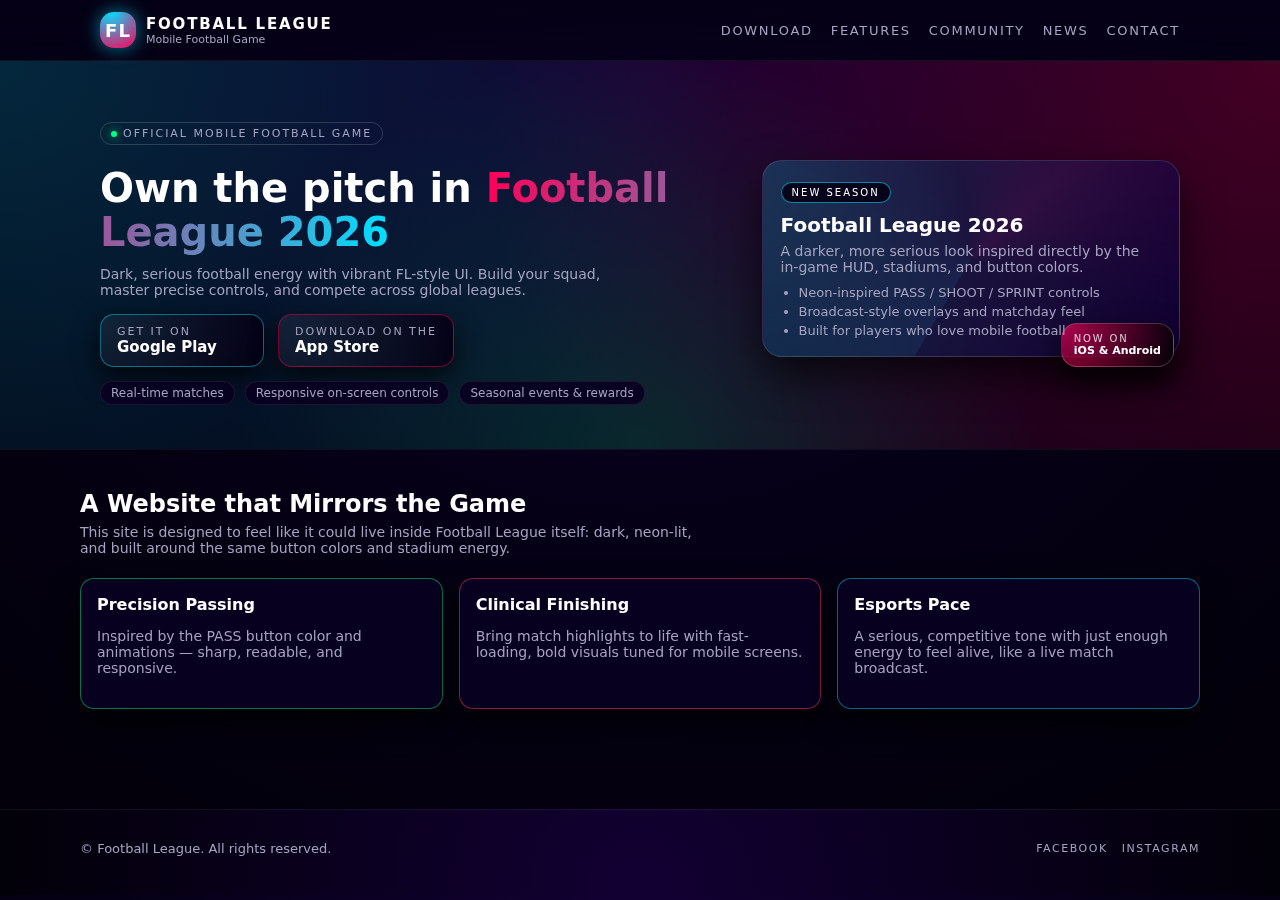
<file: index.html>
<!DOCTYPE html>
<html lang="en">
<head>
  <meta charset="UTF-8" />
  <title>Home | Football League</title>
  <meta name="viewport" content="width=device-width, initial-scale=1.0" />
  <link rel="stylesheet" href="styles/style.css" />
</head>
<body>
  <header class="site-header">
    <div class="nav-inner">
      <a href="index.html" class="brand">
        <div class="brand-mark">FL</div>
        <div class="brand-text">
          <span class="brand-title">Football League</span>
          <span class="brand-subtitle">Mobile Football Game</span>
        </div>
      </a>
      <nav class="main-nav">
        <a href="download.html" class="nav-link">Download</a>
        <a href="features.html" class="nav-link">Features</a>
        <a href="community.html" class="nav-link">Community</a>
        <a href="news.html" class="nav-link">News</a>
        <a href="contact.html" class="nav-link">Contact</a>
      </nav>
      <button class="nav-toggle" aria-label="Toggle navigation">
        <span></span><span></span><span></span>
      </button>
    </div>
  </header>

  <main class="page">

    <section class="hero">
      <div class="hero-overlay"></div>
      <div class="hero-inner">
        <div class="hero-left">
          <p class="flag">Official Mobile Football Game</p>
          <h1>Own the pitch in <span>Football League 2026</span></h1>
          <p class="hero-sub">
            Dark, serious football energy with vibrant FL-style UI. Build your squad, master precise controls,
            and compete across global leagues.
          </p>
          <div class="store-buttons">
            <a class="store-btn google" href="https://play.google.com/store/apps/details?id=com.football.soccer.league&hl=en" target="_blank" rel="noopener">
              <span class="store-label">Get it on</span>
              <span class="store-name">Google Play</span>
            </a>
            <a class="store-btn apple" href="https://apps.apple.com/us/app/football-league-2025/id6447961802" target="_blank" rel="noopener">
              <span class="store-label">Download on the</span>
              <span class="store-name">App Store</span>
            </a>
          </div>
          <div class="hero-meta">
            <span>Real-time matches</span>
            <span>Responsive on-screen controls</span>
            <span>Seasonal events & rewards</span>
          </div>
        </div>
        <div class="hero-right">
          <div class="hero-card">
            <div class="hero-tag">New Season</div>
            <h2>Football League 2026</h2>
            <p>
              A darker, more serious look inspired directly by the in-game HUD, stadiums, and button colors.
            </p>
            <ul class="hero-list">
              <li>Neon-inspired PASS / SHOOT / SPRINT controls</li>
              <li>Broadcast-style overlays and matchday feel</li>
              <li>Built for players who love mobile football</li>
            </ul>
          </div>
          <div class="hero-badge">
            <span class="badge-label">Now on</span>
            <span class="badge-value">iOS & Android</span>
          </div>
        </div>
      </div>
    </section>

    <section class="section overview">
      <div class="section-inner">
        <h2 class="section-title">A Website that Mirrors the Game</h2>
        <p class="section-subtitle">
          This site is designed to feel like it could live inside Football League itself: dark, neon-lit, and
          built around the same button colors and stadium energy.
        </p>
        <div class="feature-grid">
          <article class="feature-card pass">
            <h3>Precision Passing</h3>
            <p>Inspired by the PASS button color and animations — sharp, readable, and responsive.</p>
          </article>
          <article class="feature-card shoot">
            <h3>Clinical Finishing</h3>
            <p>Bring match highlights to life with fast-loading, bold visuals tuned for mobile screens.</p>
          </article>
          <article class="feature-card sprint">
            <h3>Esports Pace</h3>
            <p>A serious, competitive tone with just enough energy to feel alive, like a live match broadcast.</p>
          </article>
        </div>
      </div>
    </section>

  </main>

  <footer class="site-footer">
    <div class="footer-inner">
      <p>© Football League. All rights reserved.</p>
      <div class="footer-links">
        <a href="https://www.facebook.com/playfootballleague/" target="_blank" rel="noopener">Facebook</a>
        <a href="https://www.instagram.com/fl2024official/" target="_blank" rel="noopener">Instagram</a>
      </div>
    </div>
  </footer>

  <script src="scripts/main.js"></script>
</body>
</html>
</file>
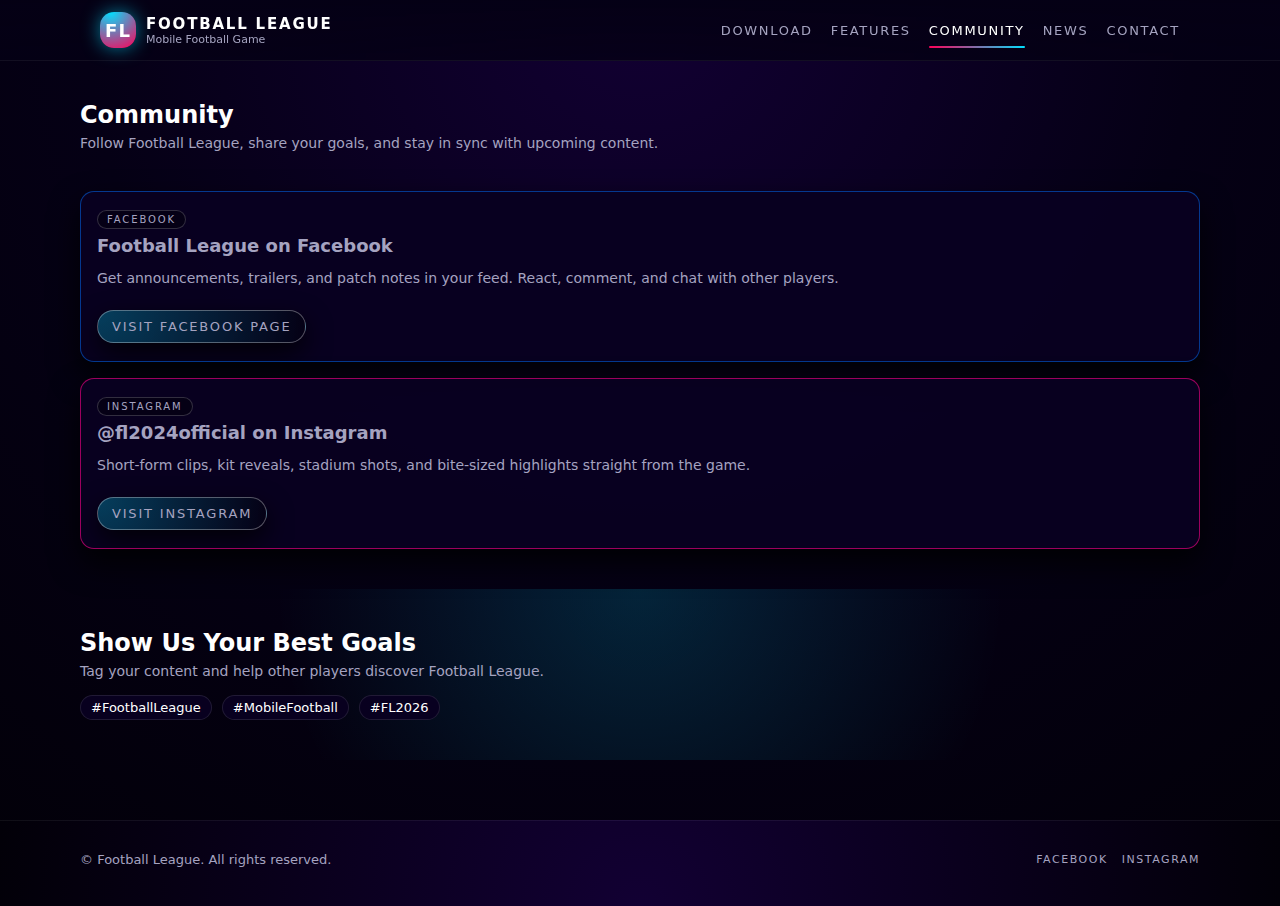
<file: community.html>
<!DOCTYPE html>
<html lang="en">
<head>
  <meta charset="UTF-8" />
  <title>Community | Football League</title>
  <meta name="viewport" content="width=device-width, initial-scale=1.0" />
  <link rel="stylesheet" href="styles/style.css" />
</head>
<body>
  <header class="site-header">
    <div class="nav-inner">
      <a href="index.html" class="brand">
        <div class="brand-mark">FL</div>
        <div class="brand-text">
          <span class="brand-title">Football League</span>
          <span class="brand-subtitle">Mobile Football Game</span>
        </div>
      </a>
      <nav class="main-nav">
        <a href="download.html" class="nav-link">Download</a>
        <a href="features.html" class="nav-link">Features</a>
        <a href="community.html" class="nav-link active">Community</a>
        <a href="news.html" class="nav-link">News</a>
        <a href="contact.html" class="nav-link">Contact</a>
      </nav>
      <button class="nav-toggle" aria-label="Toggle navigation">
        <span></span><span></span><span></span>
      </button>
    </div>
  </header>

  <main class="page">

    <section class="page-hero slim">
      <div class="section-inner">
        <h1 class="section-title">Community</h1>
        <p class="section-subtitle">
          Follow Football League, share your goals, and stay in sync with upcoming content.
        </p>
      </div>
    </section>

    <section class="section">
      <div class="section-inner community-grid">
        <article class="community-card fb-card">
          <div class="community-tag">Facebook</div>
          <h2>Football League on Facebook</h2>
          <p>
            Get announcements, trailers, and patch notes in your feed. React, comment, and chat with other players.
          </p>
          <a href="https://www.facebook.com/playfootballleague/" target="_blank" rel="noopener" class="primary-btn">
            Visit Facebook Page
          </a>
        </article>

        <article class="community-card ig-card">
          <div class="community-tag">Instagram</div>
          <h2>@fl2024official on Instagram</h2>
          <p>
            Short-form clips, kit reveals, stadium shots, and bite-sized highlights straight from the game.
          </p>
          <a href="https://www.instagram.com/fl2024official/" target="_blank" rel="noopener" class="primary-btn">
            Visit Instagram
          </a>
        </article>
      </div>
    </section>

    <section class="section section-alt">
      <div class="section-inner">
        <h2 class="section-title">Show Us Your Best Goals</h2>
        <p class="section-subtitle">
          Tag your content and help other players discover Football League.
        </p>
        <div class="tag-row">
          <span>#FootballLeague</span>
          <span>#MobileFootball</span>
          <span>#FL2026</span>
        </div>
      </div>
    </section>

  </main>

  <footer class="site-footer">
    <div class="footer-inner">
      <p>© Football League. All rights reserved.</p>
      <div class="footer-links">
        <a href="https://www.facebook.com/playfootballleague/" target="_blank" rel="noopener">Facebook</a>
        <a href="https://www.instagram.com/fl2024official/" target="_blank" rel="noopener">Instagram</a>
      </div>
    </div>
  </footer>

  <script src="scripts/main.js"></script>
</body>
</html>
</file>
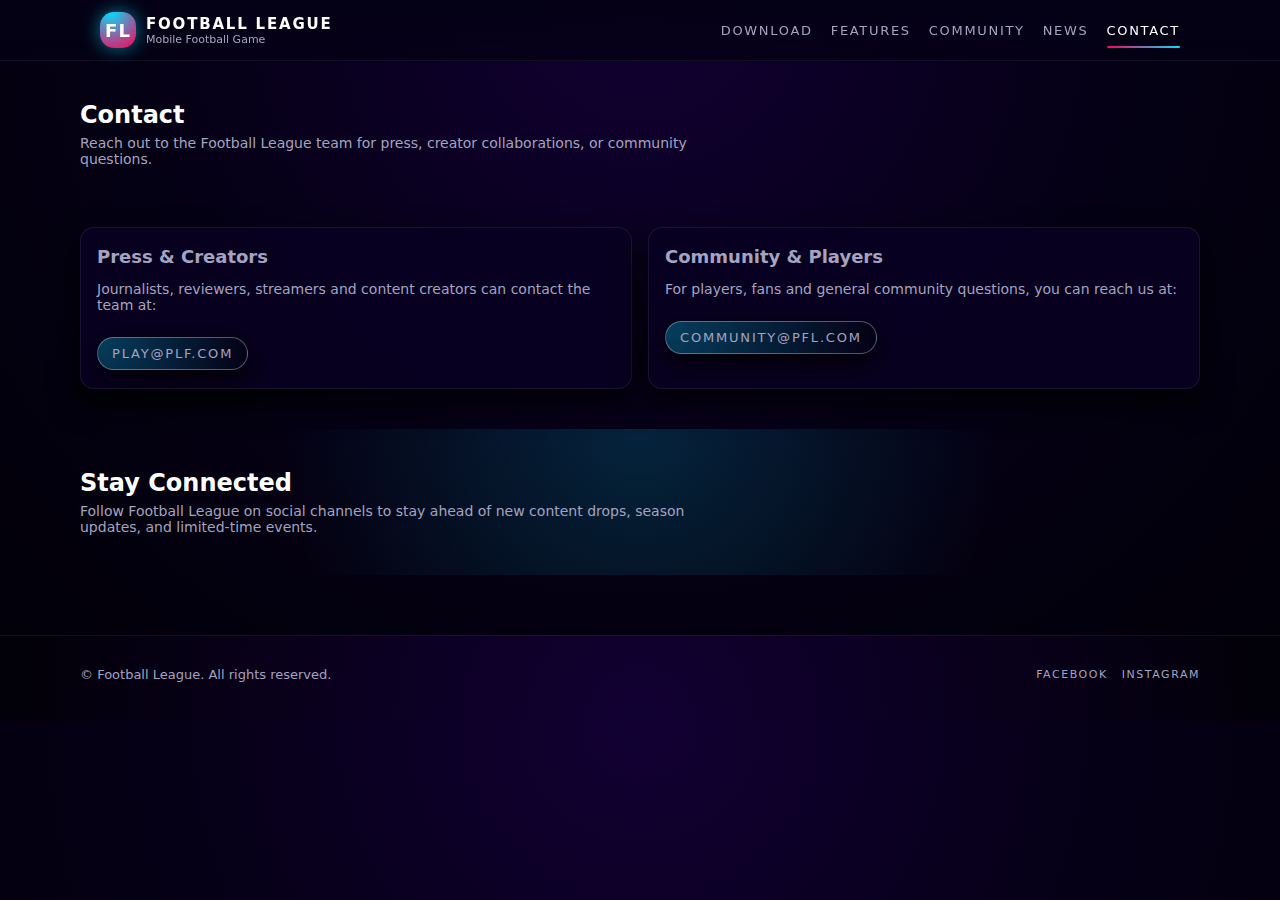
<file: contact.html>
<!DOCTYPE html>
<html lang="en">
<head>
  <meta charset="UTF-8" />
  <title>Contact | Football League</title>
  <meta name="viewport" content="width=device-width, initial-scale=1.0" />
  <link rel="stylesheet" href="styles/style.css" />
</head>
<body>
  <header class="site-header">
    <div class="nav-inner">
      <a href="index.html" class="brand">
        <div class="brand-mark">FL</div>
        <div class="brand-text">
          <span class="brand-title">Football League</span>
          <span class="brand-subtitle">Mobile Football Game</span>
        </div>
      </a>
      <nav class="main-nav">
        <a href="download.html" class="nav-link">Download</a>
        <a href="features.html" class="nav-link">Features</a>
        <a href="community.html" class="nav-link">Community</a>
        <a href="news.html" class="nav-link">News</a>
        <a href="contact.html" class="nav-link active">Contact</a>
      </nav>
      <button class="nav-toggle" aria-label="Toggle navigation">
        <span></span><span></span><span></span>
      </button>
    </div>
  </header>

  <main class="page">

    <section class="page-hero slim">
      <div class="section-inner">
        <h1 class="section-title">Contact</h1>
        <p class="section-subtitle">
          Reach out to the Football League team for press, creator collaborations, or community questions.
        </p>
      </div>
    </section>

    <section class="section">
      <div class="section-inner contact-grid">
        <article class="contact-card">
          <h2>Press &amp; Creators</h2>
          <p>
            Journalists, reviewers, streamers and content creators can contact the team at:
          </p>
          <a href="mailto:play@plf.com" class="primary-btn">play@plf.com</a>
        </article>

        <article class="contact-card">
          <h2>Community &amp; Players</h2>
          <p>
            For players, fans and general community questions, you can reach us at:
          </p>
          <a href="mailto:community@pfl.com" class="primary-btn">community@pfl.com</a>
        </article>
      </div>
    </section>

    <section class="section section-alt">
      <div class="section-inner">
        <h2 class="section-title">Stay Connected</h2>
        <p class="section-subtitle">
          Follow Football League on social channels to stay ahead of new content drops, season updates, and limited-time events.
        </p>
      </div>
    </section>

  </main>

  <footer class="site-footer">
    <div class="footer-inner">
      <p>© Football League. All rights reserved.</p>
      <div class="footer-links">
        <a href="https://www.facebook.com/playfootballleague/" target="_blank" rel="noopener">Facebook</a>
        <a href="https://www.instagram.com/fl2024official/" target="_blank" rel="noopener">Instagram</a>
      </div>
    </div>
  </footer>

  <script src="scripts/main.js"></script>
</body>
</html>
</file>
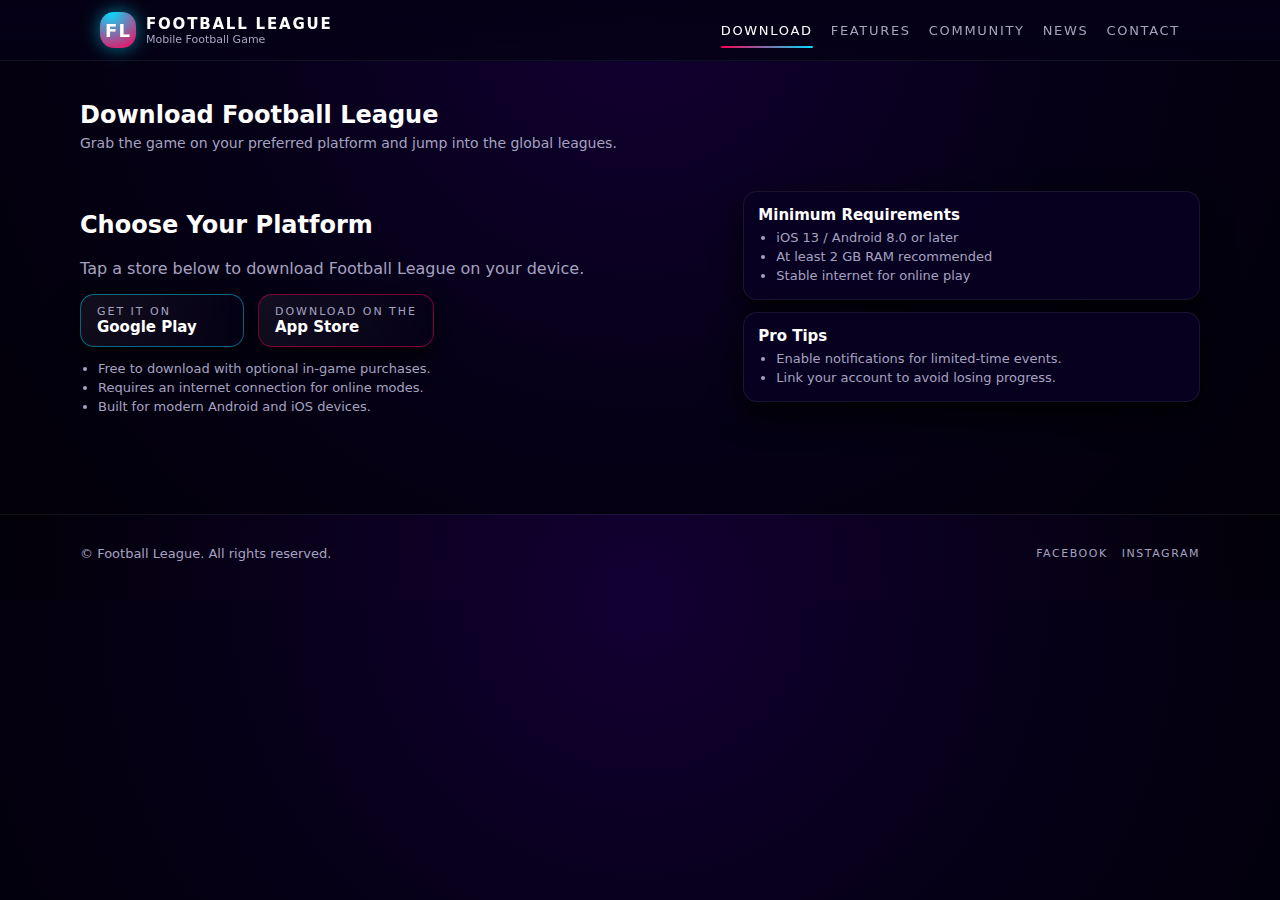
<file: download.html>
<!DOCTYPE html>
<html lang="en">
<head>
  <meta charset="UTF-8" />
  <title>Download | Football League</title>
  <meta name="viewport" content="width=device-width, initial-scale=1.0" />
  <link rel="stylesheet" href="styles/style.css" />
</head>
<body>
  <header class="site-header">
    <div class="nav-inner">
      <a href="index.html" class="brand">
        <div class="brand-mark">FL</div>
        <div class="brand-text">
          <span class="brand-title">Football League</span>
          <span class="brand-subtitle">Mobile Football Game</span>
        </div>
      </a>
      <nav class="main-nav">
        <a href="download.html" class="nav-link active">Download</a>
        <a href="features.html" class="nav-link">Features</a>
        <a href="community.html" class="nav-link">Community</a>
        <a href="news.html" class="nav-link">News</a>
        <a href="contact.html" class="nav-link">Contact</a>
      </nav>
      <button class="nav-toggle" aria-label="Toggle navigation">
        <span></span><span></span><span></span>
      </button>
    </div>
  </header>

  <main class="page">

    <section class="page-hero slim">
      <div class="section-inner">
        <h1 class="section-title">Download Football League</h1>
        <p class="section-subtitle">
          Grab the game on your preferred platform and jump into the global leagues.
        </p>
      </div>
    </section>

    <section class="section downloads">
      <div class="section-inner downloads-inner">
        <div class="download-main">
          <h2>Choose Your Platform</h2>
          <p>Tap a store below to download Football League on your device.</p>
          <div class="store-buttons">
            <a class="store-btn google" href="https://play.google.com/store/apps/details?id=com.football.soccer.league&hl=en" target="_blank" rel="noopener">
              <span class="store-label">Get it on</span>
              <span class="store-name">Google Play</span>
            </a>
            <a class="store-btn apple" href="https://apps.apple.com/us/app/football-league-2025/id6447961802" target="_blank" rel="noopener">
              <span class="store-label">Download on the</span>
              <span class="store-name">App Store</span>
            </a>
          </div>
          <ul class="download-notes">
            <li>Free to download with optional in-game purchases.</li>
            <li>Requires an internet connection for online modes.</li>
            <li>Built for modern Android and iOS devices.</li>
          </ul>
        </div>
        <aside class="download-side">
          <div class="download-card">
            <h3>Minimum Requirements</h3>
            <ul>
              <li>iOS 13 / Android 8.0 or later</li>
              <li>At least 2 GB RAM recommended</li>
              <li>Stable internet for online play</li>
            </ul>
          </div>
          <div class="download-card">
            <h3>Pro Tips</h3>
            <ul>
              <li>Enable notifications for limited-time events.</li>
              <li>Link your account to avoid losing progress.</li>
            </ul>
          </div>
        </aside>
      </div>
    </section>

  </main>

  <footer class="site-footer">
    <div class="footer-inner">
      <p>© Football League. All rights reserved.</p>
      <div class="footer-links">
        <a href="https://www.facebook.com/playfootballleague/" target="_blank" rel="noopener">Facebook</a>
        <a href="https://www.instagram.com/fl2024official/" target="_blank" rel="noopener">Instagram</a>
      </div>
    </div>
  </footer>

  <script src="scripts/main.js"></script>
</body>
</html>
</file>
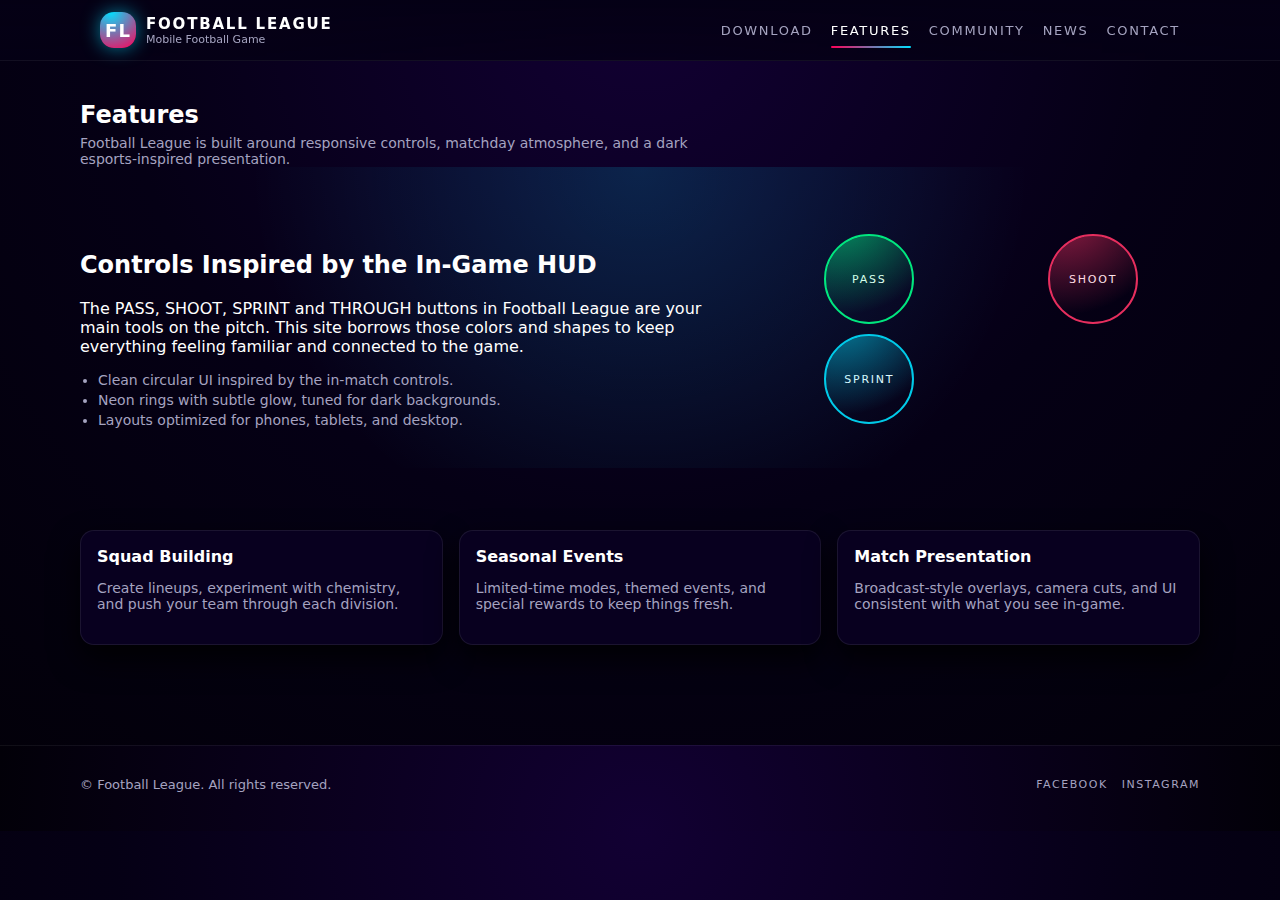
<file: features.html>
<!DOCTYPE html>
<html lang="en">
<head>
  <meta charset="UTF-8" />
  <title>Features | Football League</title>
  <meta name="viewport" content="width=device-width, initial-scale=1.0" />
  <link rel="stylesheet" href="styles/style.css" />
</head>
<body>
  <header class="site-header">
    <div class="nav-inner">
      <a href="index.html" class="brand">
        <div class="brand-mark">FL</div>
        <div class="brand-text">
          <span class="brand-title">Football League</span>
          <span class="brand-subtitle">Mobile Football Game</span>
        </div>
      </a>
      <nav class="main-nav">
        <a href="download.html" class="nav-link">Download</a>
        <a href="features.html" class="nav-link active">Features</a>
        <a href="community.html" class="nav-link">Community</a>
        <a href="news.html" class="nav-link">News</a>
        <a href="contact.html" class="nav-link">Contact</a>
      </nav>
      <button class="nav-toggle" aria-label="Toggle navigation">
        <span></span><span></span><span></span>
      </button>
    </div>
  </header>

  <main class="page">

    <section class="page-hero slim">
      <div class="section-inner">
        <h1 class="section-title">Features</h1>
        <p class="section-subtitle">
          Football League is built around responsive controls, matchday atmosphere, and a dark esports-inspired presentation.
        </p>
      </div>
    </section>

    <section class="section section-alt">
      <div class="section-inner feature-layout">
        <div class="feature-copy">
          <h2>Controls Inspired by the In-Game HUD</h2>
          <p>
            The PASS, SHOOT, SPRINT and THROUGH buttons in Football League are your main tools on the pitch.
            This site borrows those colors and shapes to keep everything feeling familiar and connected to the game.
          </p>
          <ul class="bullet-list">
            <li>Clean circular UI inspired by the in-match controls.</li>
            <li>Neon rings with subtle glow, tuned for dark backgrounds.</li>
            <li>Layouts optimized for phones, tablets, and desktop.</li>
          </ul>
        </div>
        <div class="feature-hud">
          <div class="hud-ring pass-ring">PASS</div>
          <div class="hud-ring shoot-ring">SHOOT</div>
          <div class="hud-ring sprint-ring">SPRINT</div>
        </div>
      </div>
    </section>

    <section class="section">
      <div class="section-inner feature-grid">
        <article class="feature-card">
          <h3>Squad Building</h3>
          <p>Create lineups, experiment with chemistry, and push your team through each division.</p>
        </article>
        <article class="feature-card">
          <h3>Seasonal Events</h3>
          <p>Limited-time modes, themed events, and special rewards to keep things fresh.</p>
        </article>
        <article class="feature-card">
          <h3>Match Presentation</h3>
          <p>Broadcast-style overlays, camera cuts, and UI consistent with what you see in-game.</p>
        </article>
      </div>
    </section>

  </main>

  <footer class="site-footer">
    <div class="footer-inner">
      <p>© Football League. All rights reserved.</p>
      <div class="footer-links">
        <a href="https://www.facebook.com/playfootballleague/" target="_blank" rel="noopener">Facebook</a>
        <a href="https://www.instagram.com/fl2024official/" target="_blank" rel="noopener">Instagram</a>
      </div>
    </div>
  </footer>

  <script src="scripts/main.js"></script>
</body>
</html>
</file>
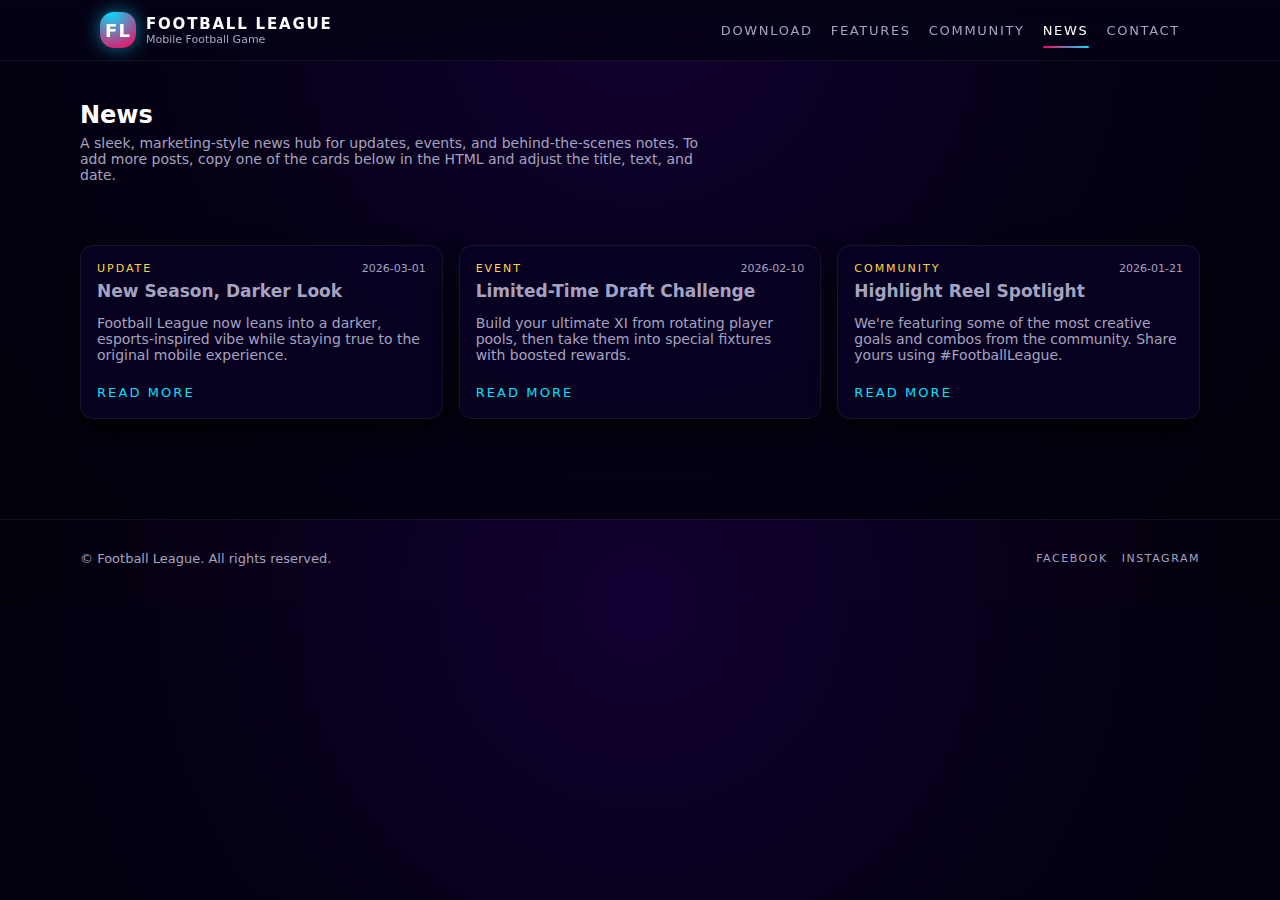
<file: news.html>
<!DOCTYPE html>
<html lang="en">
<head>
  <meta charset="UTF-8" />
  <title>News | Football League</title>
  <meta name="viewport" content="width=device-width, initial-scale=1.0" />
  <link rel="stylesheet" href="styles/style.css" />
</head>
<body>
  <header class="site-header">
    <div class="nav-inner">
      <a href="index.html" class="brand">
        <div class="brand-mark">FL</div>
        <div class="brand-text">
          <span class="brand-title">Football League</span>
          <span class="brand-subtitle">Mobile Football Game</span>
        </div>
      </a>
      <nav class="main-nav">
        <a href="download.html" class="nav-link">Download</a>
        <a href="features.html" class="nav-link">Features</a>
        <a href="community.html" class="nav-link">Community</a>
        <a href="news.html" class="nav-link active">News</a>
        <a href="contact.html" class="nav-link">Contact</a>
      </nav>
      <button class="nav-toggle" aria-label="Toggle navigation">
        <span></span><span></span><span></span>
      </button>
    </div>
  </header>

  <main class="page">

    <section class="page-hero slim">
      <div class="section-inner">
        <h1 class="section-title">News</h1>
        <p class="section-subtitle">
          A sleek, marketing-style news hub for updates, events, and behind-the-scenes notes.
          To add more posts, copy one of the cards below in the HTML and adjust the title, text, and date.
        </p>
      </div>
    </section>

    <section class="section">
      <div class="section-inner news-grid">
        <article class="news-card">
          <div class="news-meta">
            <span class="news-tag">Update</span>
            <span class="news-date">2026-03-01</span>
          </div>
          <h2>New Season, Darker Look</h2>
          <p>
            Football League now leans into a darker, esports-inspired vibe while staying true to the original mobile experience.
          </p>
          <a href="#" class="news-link">Read more</a>
        </article>

        <article class="news-card">
          <div class="news-meta">
            <span class="news-tag">Event</span>
            <span class="news-date">2026-02-10</span>
          </div>
          <h2>Limited-Time Draft Challenge</h2>
          <p>
            Build your ultimate XI from rotating player pools, then take them into special fixtures with boosted rewards.
          </p>
          <a href="#" class="news-link">Read more</a>
        </article>

        <article class="news-card">
          <div class="news-meta">
            <span class="news-tag">Community</span>
            <span class="news-date">2026-01-21</span>
          </div>
          <h2>Highlight Reel Spotlight</h2>
          <p>
            We&apos;re featuring some of the most creative goals and combos from the community. Share yours using #FootballLeague.
          </p>
          <a href="#" class="news-link">Read more</a>
        </article>
      </div>
    </section>

  </main>

  <footer class="site-footer">
    <div class="footer-inner">
      <p>© Football League. All rights reserved.</p>
      <div class="footer-links">
        <a href="https://www.facebook.com/playfootballleague/" target="_blank" rel="noopener">Facebook</a>
        <a href="https://www.instagram.com/fl2024official/" target="_blank" rel="noopener">Instagram</a>
      </div>
    </div>
  </footer>

  <script src="scripts/main.js"></script>
</body>
</html>
</file>
<file: styles/style.css>
:root {
  --bg: #050015;
  --bg-alt: #0b0221;
  --card-bg: #120033;
  --border-soft: rgba(255, 255, 255, 0.08);
  --accent-magenta: #ff0058;
  --accent-cyan: #00e0ff;
  --accent-green: #00ff88;
  --accent-yellow: #ffd84a;
  --accent-red: #ff3366;
  --text-main: #ffffff;
  --text-muted: #a5a3c0;
  --shadow-soft: 0 18px 40px rgba(0, 0, 0, 0.7);
  --radius-lg: 20px;
  --radius-md: 14px;
  --radius-pill: 999px;
  --transition-fast: 0.18s ease-out;
  --transition-med: 0.28s ease-out;
}

*,
*::before,
*::after {
  box-sizing: border-box;
}

body {
  margin: 0;
  font-family: system-ui, -apple-system, BlinkMacSystemFont, "SF Pro Text", "Roboto", sans-serif;
  background: radial-gradient(circle at top, #120033 0, #050015 50%, #020008 100%);
  color: var(--text-main);
  -webkit-font-smoothing: antialiased;
}

a {
  color: inherit;
  text-decoration: none;
}

img {
  max-width: 100%;
  display: block;
}

.site-header {
  position: sticky;
  top: 0;
  z-index: 100;
  backdrop-filter: blur(24px);
  background: linear-gradient(to bottom, rgba(5, 0, 21, 0.96), rgba(5, 0, 21, 0.82));
  border-bottom: 1px solid rgba(255, 255, 255, 0.06);
}

.nav-inner {
  max-width: 1120px;
  margin: 0 auto;
  padding: 12px 20px;
  display: flex;
  align-items: center;
  justify-content: space-between;
  gap: 16px;
}

.brand {
  display: flex;
  align-items: center;
  gap: 10px;
}

.brand-mark {
  width: 36px;
  height: 36px;
  border-radius: 14px;
  background: radial-gradient(circle at 30% 0, var(--accent-cyan), var(--accent-magenta));
  display: flex;
  align-items: center;
  justify-content: center;
  font-weight: 800;
  font-size: 18px;
  letter-spacing: 0.06em;
  box-shadow: 0 0 18px rgba(0, 224, 255, 0.55);
}

.brand-text {
  display: flex;
  flex-direction: column;
}

.brand-title {
  font-weight: 650;
  font-size: 15px;
  letter-spacing: 0.12em;
  text-transform: uppercase;
}

.brand-subtitle {
  font-size: 11px;
  color: var(--text-muted);
}

.main-nav {
  display: flex;
  align-items: center;
  gap: 18px;
}

.nav-link {
  font-size: 13px;
  color: var(--text-muted);
  position: relative;
  padding: 4px 0;
  text-transform: uppercase;
  letter-spacing: 0.13em;
  font-weight: 500;
}

.nav-link::after {
  content: "";
  position: absolute;
  left: 0;
  bottom: -6px;
  width: 0;
  height: 2px;
  border-radius: 999px;
  background: linear-gradient(90deg, var(--accent-magenta), var(--accent-cyan));
  transition: width var(--transition-med);
}

.nav-link:hover {
  color: var(--text-main);
}

.nav-link:hover::after,
.nav-link.active::after {
  width: 100%;
}

.nav-link.active {
  color: var(--text-main);
}

.nav-toggle {
  display: none;
  background: none;
  border: none;
  padding: 6px;
  flex-direction: column;
  gap: 4px;
  cursor: pointer;
}

.nav-toggle span {
  display: block;
  width: 20px;
  height: 2px;
  border-radius: 999px;
  background: var(--text-main);
}

.page {
  padding-bottom: 60px;
}

.hero {
  position: relative;
  overflow: hidden;
  border-bottom: 1px solid rgba(255, 255, 255, 0.05);
}

.hero-overlay {
  position: absolute;
  inset: 0;
  background:
    radial-gradient(circle at top left, rgba(0, 224, 255, 0.2), transparent 55%),
    radial-gradient(circle at top right, rgba(255, 0, 88, 0.28), transparent 60%),
    radial-gradient(circle at bottom, rgba(0, 255, 136, 0.18), transparent 55%);
  opacity: 0.9;
  pointer-events: none;
}

.hero-inner {
  max-width: 1120px;
  margin: 0 auto;
  padding: 50px 20px 44px;
  position: relative;
  display: grid;
  grid-template-columns: minmax(0, 1.5fr) minmax(0, 1fr);
  gap: 34px;
  align-items: center;
}

.hero-left h1 {
  font-size: clamp(32px, 4vw, 40px);
  line-height: 1.1;
  margin: 10px 0 12px;
}

.hero-left h1 span {
  background: linear-gradient(90deg, var(--accent-magenta), var(--accent-cyan));
  -webkit-background-clip: text;
  color: transparent;
}

.hero-sub {
  margin: 0 0 16px;
  color: var(--text-muted);
  max-width: 520px;
  font-size: 14px;
}

.flag {
  display: inline-flex;
  align-items: center;
  gap: 6px;
  padding: 4px 10px;
  border-radius: 999px;
  border: 1px solid rgba(255, 255, 255, 0.16);
  font-size: 11px;
  text-transform: uppercase;
  letter-spacing: 0.18em;
  color: var(--text-muted);
}

.flag::before {
  content: "";
  width: 6px;
  height: 6px;
  border-radius: 999px;
  background: var(--accent-green);
  box-shadow: 0 0 10px rgba(0, 255, 136, 0.8);
}

.store-buttons {
  display: flex;
  flex-wrap: wrap;
  gap: 14px;
  margin: 10px 0 14px;
}

.store-btn {
  display: inline-flex;
  flex-direction: column;
  justify-content: center;
  padding: 10px 16px;
  border-radius: 14px;
  min-width: 164px;
  border: 1px solid rgba(255, 255, 255, 0.18);
  background: radial-gradient(circle at top left, rgba(255, 255, 255, 0.06), rgba(5, 0, 21, 0.96));
  box-shadow: 0 10px 26px rgba(0, 0, 0, 0.75);
  transition:
    transform var(--transition-fast),
    box-shadow var(--transition-fast),
    border-color var(--transition-fast),
    background var(--transition-fast);
}

.store-btn .store-label {
  font-size: 11px;
  text-transform: uppercase;
  letter-spacing: 0.18em;
  color: var(--text-muted);
}

.store-btn .store-name {
  font-size: 15px;
  font-weight: 600;
}

.store-btn.google {
  border-color: rgba(0, 224, 255, 0.45);
}

.store-btn.apple {
  border-color: rgba(255, 0, 88, 0.45);
}

.store-btn:hover {
  transform: translateY(-2px);
  border-color: rgba(255, 255, 255, 0.7);
  background: radial-gradient(circle at top left, rgba(255, 255, 255, 0.16), rgba(5, 0, 21, 0.96));
  box-shadow: 0 22px 40px rgba(0, 0, 0, 0.9);
}

.hero-meta {
  display: flex;
  flex-wrap: wrap;
  gap: 10px;
  font-size: 12px;
  color: var(--text-muted);
  margin-top: 4px;
}

.hero-meta span {
  padding: 4px 10px;
  border-radius: 999px;
  background: rgba(8, 0, 32, 0.95);
  border: 1px solid rgba(255, 255, 255, 0.08);
}

.hero-right {
  position: relative;
}

.hero-card {
  position: relative;
  background: radial-gradient(circle at top left, rgba(0, 224, 255, 0.16), #120033);
  border-radius: var(--radius-lg);
  padding: 20px 18px 18px;
  box-shadow: var(--shadow-soft);
  border: 1px solid rgba(255, 255, 255, 0.14);
  overflow: hidden;
}

.hero-card::before {
  content: "";
  position: absolute;
  inset: -60%;
  background: conic-gradient(from 210deg, rgba(0, 224, 255, 0.18), transparent 40%, rgba(255, 0, 88, 0.22), transparent 70%);
  opacity: 0.4;
  pointer-events: none;
  mix-blend-mode: screen;
}

.hero-tag {
  display: inline-flex;
  padding: 4px 10px;
  border-radius: 999px;
  font-size: 10px;
  text-transform: uppercase;
  letter-spacing: 0.2em;
  background: rgba(5, 0, 21, 0.9);
  border: 1px solid rgba(0, 224, 255, 0.6);
  position: relative;
  z-index: 1;
}

.hero-card h2 {
  position: relative;
  z-index: 1;
  margin: 10px 0 6px;
  font-size: 20px;
}

.hero-card p {
  position: relative;
  z-index: 1;
  margin: 0 0 10px;
  color: var(--text-muted);
  font-size: 14px;
}

.hero-list {
  position: relative;
  z-index: 1;
  margin: 0;
  padding-left: 18px;
  font-size: 13px;
  color: var(--text-muted);
}

.hero-list li + li {
  margin-top: 4px;
}

.hero-badge {
  position: absolute;
  right: 6px;
  bottom: -10px;
  padding: 9px 12px;
  border-radius: 16px;
  background: radial-gradient(circle at top left, rgba(255, 0, 88, 0.65), rgba(2, 0, 8, 0.98));
  border: 1px solid rgba(255, 255, 255, 0.2);
  font-size: 11px;
  box-shadow: 0 16px 32px rgba(0, 0, 0, 0.9);
}

.badge-label {
  display: block;
  text-transform: uppercase;
  letter-spacing: 0.18em;
  font-size: 10px;
  color: rgba(255, 255, 255, 0.8);
}

.badge-value {
  font-weight: 600;
}

.section {
  padding: 40px 20px;
}

.section-alt {
  background: radial-gradient(circle at top, rgba(0, 224, 255, 0.16), transparent 55%);
}

.section-inner {
  max-width: 1120px;
  margin: 0 auto;
}

.section-title {
  font-size: 24px;
  margin: 0 0 6px;
}

.section-subtitle {
  margin: 0;
  max-width: 640px;
  color: var(--text-muted);
  font-size: 14px;
}

.overview .feature-grid {
  margin-top: 22px;
}

.feature-grid {
  display: grid;
  grid-template-columns: repeat(auto-fit, minmax(220px, 1fr));
  gap: 16px;
  margin-top: 22px;
}

.feature-card {
  position: relative;
  padding: 16px 16px 18px;
  border-radius: var(--radius-md);
  background: rgba(8, 0, 32, 0.96);
  border: 1px solid var(--border-soft);
  box-shadow: 0 14px 30px rgba(0, 0, 0, 0.85);
  font-size: 14px;
  color: var(--text-muted);
  overflow: hidden;
  transition: transform var(--transition-fast), box-shadow var(--transition-fast), border-color var(--transition-fast);
}

.feature-card h3 {
  margin: 0 0 6px;
  font-size: 16px;
  color: var(--text-main);
}

.feature-card::before {
  content: "";
  position: absolute;
  inset: -40%;
  opacity: 0;
  background: radial-gradient(circle at top left, rgba(0, 224, 255, 0.4), transparent 60%);
  transition: opacity var(--transition-med);
}

.feature-card.pass {
  border-color: rgba(0, 255, 136, 0.45);
}

.feature-card.shoot {
  border-color: rgba(255, 51, 102, 0.5);
}

.feature-card.sprint {
  border-color: rgba(0, 224, 255, 0.45);
}

.feature-card:hover {
  transform: translateY(-3px);
  box-shadow: 0 18px 38px rgba(0, 0, 0, 0.95);
  border-color: rgba(255, 255, 255, 0.4);
}

.feature-card:hover::before {
  opacity: 1;
}

.page-hero.slim {
  padding-top: 40px;
}

.downloads-inner {
  display: grid;
  grid-template-columns: minmax(0, 1.4fr) minmax(0, 1fr);
  gap: 24px;
  align-items: flex-start;
}

.download-main p {
  color: var(--text-muted);
}

.download-notes {
  margin: 14px 0 0;
  padding-left: 18px;
  font-size: 13px;
  color: var(--text-muted);
}

.download-notes li + li {
  margin-top: 4px;
}

.download-side {
  display: flex;
  flex-direction: column;
  gap: 12px;
}

.download-card {
  padding: 14px 14px 16px;
  border-radius: var(--radius-md);
  background: rgba(8, 0, 32, 0.96);
  border: 1px solid var(--border-soft);
  box-shadow: 0 14px 30px rgba(0, 0, 0, 0.85);
  font-size: 13px;
  color: var(--text-muted);
}

.download-card h3 {
  margin: 0 0 6px;
  font-size: 15px;
  color: var(--text-main);
}

.download-card ul {
  margin: 0;
  padding-left: 18px;
}

.download-card li + li {
  margin-top: 4px;
}

.feature-layout {
  display: grid;
  grid-template-columns: minmax(0, 1.5fr) minmax(0, 1fr);
  gap: 26px;
  align-items: center;
  margin-top: 24px;
}

.bullet-list {
  margin: 10px 0 0;
  padding-left: 18px;
  color: var(--text-muted);
  font-size: 14px;
}

.bullet-list li + li {
  margin-top: 4px;
}

.feature-hud {
  display: grid;
  grid-template-columns: repeat(2, minmax(0, 1fr));
  gap: 10px;
  justify-items: center;
}

.hud-ring {
  width: 90px;
  height: 90px;
  border-radius: 50%;
  border: 2px solid rgba(255, 255, 255, 0.16);
  display: flex;
  align-items: center;
  justify-content: center;
  font-size: 11px;
  letter-spacing: 0.16em;
  text-transform: uppercase;
  position: relative;
  overflow: hidden;
}

.hud-ring::before {
  content: "";
  position: absolute;
  inset: -40%;
  opacity: 0.9;
}

.pass-ring {
  border-color: rgba(0, 255, 136, 0.9);
}

.pass-ring::before {
  background: radial-gradient(circle at 30% 0, rgba(0, 255, 136, 0.7), transparent 60%);
}

.shoot-ring {
  border-color: rgba(255, 51, 102, 0.9);
}

.shoot-ring::before {
  background: radial-gradient(circle at 30% 0, rgba(255, 51, 102, 0.7), transparent 60%);
}

.sprint-ring {
  border-color: rgba(0, 224, 255, 0.9);
}

.sprint-ring::before {
  background: radial-gradient(circle at 30% 0, rgba(0, 224, 255, 0.7), transparent 60%);
}

.community-grid {
  display: grid;
  grid-template-columns: minmax(0, 1fr);
  gap: 16px;
}

.community-card {
  padding: 18px 16px 18px;
  border-radius: var(--radius-md);
  background: rgba(8, 0, 32, 0.96);
  border: 1px solid var(--border-soft);
  box-shadow: 0 14px 30px rgba(0, 0, 0, 0.85);
  font-size: 14px;
  color: var(--text-muted);
  position: relative;
  overflow: hidden;
}

.community-card h2 {
  margin: 6px 0 6px;
  font-size: 18px;
}

.community-tag {
  display: inline-flex;
  padding: 3px 9px;
  border-radius: 999px;
  font-size: 10px;
  text-transform: uppercase;
  letter-spacing: 0.19em;
  background: rgba(5, 0, 21, 0.92);
  border: 1px solid rgba(255, 255, 255, 0.18);
}

.fb-card {
  border-color: rgba(0, 112, 255, 0.5);
}

.ig-card {
  border-color: rgba(255, 0, 136, 0.6);
}

.primary-btn {
  display: inline-flex;
  align-items: center;
  justify-content: center;
  margin-top: 10px;
  padding: 8px 14px;
  border-radius: 999px;
  border: 1px solid rgba(255, 255, 255, 0.32);
  font-size: 13px;
  text-transform: uppercase;
  letter-spacing: 0.14em;
  background: radial-gradient(circle at top left, rgba(0, 224, 255, 0.28), rgba(5, 0, 21, 0.98));
  box-shadow: 0 10px 26px rgba(0, 0, 0, 0.8);
  transition: transform var(--transition-fast), box-shadow var(--transition-fast), border-color var(--transition-fast);
}

.primary-btn:hover {
  transform: translateY(-2px);
  border-color: rgba(255, 255, 255, 0.75);
  box-shadow: 0 18px 38px rgba(0, 0, 0, 0.95);
}

.tag-row {
  display: flex;
  flex-wrap: wrap;
  gap: 10px;
  margin-top: 16px;
  font-size: 13px;
}

.tag-row span {
  padding: 4px 10px;
  border-radius: 999px;
  background: rgba(8, 0, 32, 0.96);
  border: 1px solid rgba(255, 255, 255, 0.1);
}

.news-grid {
  display: grid;
  grid-template-columns: repeat(auto-fit, minmax(230px, 1fr));
  gap: 16px;
  margin-top: 22px;
}

.news-card {
  padding: 16px 16px 18px;
  border-radius: var(--radius-md);
  background: rgba(8, 0, 32, 0.96);
  border: 1px solid var(--border-soft);
  box-shadow: 0 14px 30px rgba(0, 0, 0, 0.85);
  font-size: 14px;
  color: var(--text-muted);
  position: relative;
  overflow: hidden;
  transition: transform var(--transition-fast), box-shadow var(--transition-fast), border-color var(--transition-fast);
}

.news-card::before {
  content: "";
  position: absolute;
  inset: -40%;
  opacity: 0;
  background: radial-gradient(circle at top left, rgba(255, 0, 88, 0.38), transparent 60%);
  transition: opacity var(--transition-med);
}

.news-card:hover {
  transform: translateY(-3px);
  border-color: rgba(255, 255, 255, 0.38);
  box-shadow: 0 18px 38px rgba(0, 0, 0, 0.95);
}

.news-card:hover::before {
  opacity: 1;
}

.news-meta {
  display: flex;
  align-items: center;
  justify-content: space-between;
  gap: 6px;
  font-size: 11px;
  margin-bottom: 6px;
}

.news-tag {
  text-transform: uppercase;
  letter-spacing: 0.18em;
  color: var(--accent-yellow);
}

.news-date {
  color: var(--text-muted);
}

.news-card h2 {
  margin: 4px 0 8px;
  font-size: 17px;
}

.news-link {
  margin-top: 8px;
  display: inline-flex;
  font-size: 13px;
  text-transform: uppercase;
  letter-spacing: 0.16em;
  color: var(--accent-cyan);
}

.contact-grid {
  display: grid;
  grid-template-columns: repeat(auto-fit, minmax(240px, 1fr));
  gap: 16px;
  margin-top: 20px;
}

.contact-card {
  padding: 18px 16px 18px;
  border-radius: var(--radius-md);
  background: rgba(8, 0, 32, 0.96);
  border: 1px solid var(--border-soft);
  box-shadow: 0 14px 30px rgba(0, 0, 0, 0.85);
  font-size: 14px;
  color: var(--text-muted);
}

.contact-card h2 {
  margin: 0 0 8px;
  font-size: 18px;
}

.site-footer {
  border-top: 1px solid rgba(255, 255, 255, 0.06);
  padding: 18px 20px 26px;
  background: radial-gradient(circle at bottom, #120033, #020008);
}

.footer-inner {
  max-width: 1120px;
  margin: 0 auto;
  display: flex;
  flex-wrap: wrap;
  align-items: center;
  justify-content: space-between;
  gap: 10px;
  font-size: 13px;
  color: var(--text-muted);
}

.footer-links {
  display: flex;
  flex-wrap: wrap;
  gap: 14px;
}

.footer-links a {
  text-transform: uppercase;
  letter-spacing: 0.14em;
  font-size: 11px;
}

.footer-links a:hover {
  color: var(--text-main);
}

@media (max-width: 820px) {
  .hero-inner,
  .downloads-inner,
  .feature-layout {
    grid-template-columns: minmax(0, 1fr);
  }

  .hero-right {
    order: -1;
  }
}

@media (max-width: 720px) {
  .main-nav {
    position: absolute;
    inset: 52px 16px auto;
    border-radius: 14px;
    padding: 10px 12px;
    background: rgba(5, 0, 21, 0.98);
    box-shadow: 0 18px 40px rgba(0, 0, 0, 0.9);
    flex-direction: column;
    align-items: flex-start;
    gap: 10px;
    transform-origin: top;
    transform: scaleY(0.2);
    opacity: 0;
    pointer-events: none;
    transition: transform var(--transition-med), opacity var(--transition-med);
  }

  .main-nav.open {
    transform: scaleY(1);
    opacity: 1;
    pointer-events: auto;
  }

  .nav-toggle {
    display: inline-flex;
  }
}
</file>
